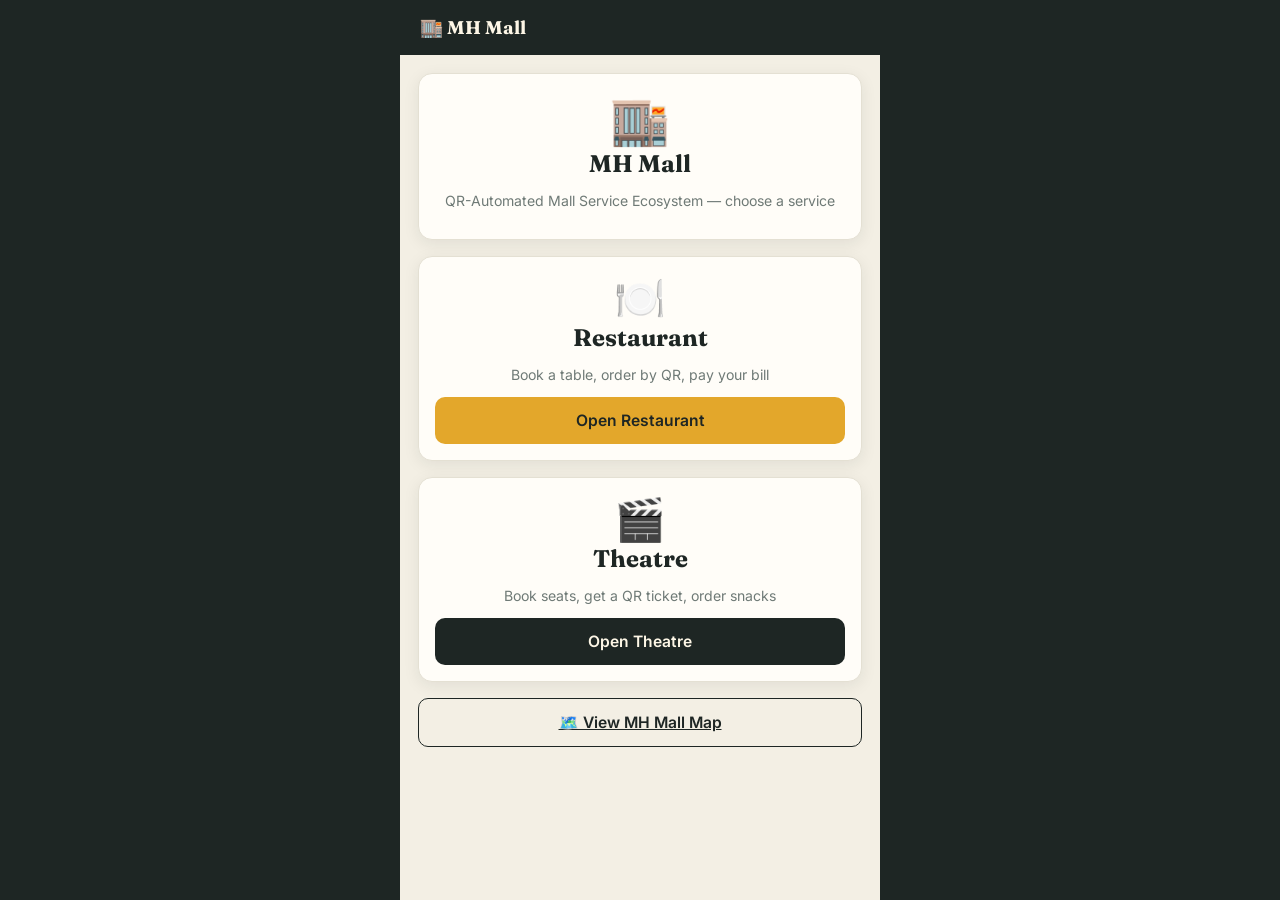
<file: index.html>
<!DOCTYPE html><html lang="en"><head><meta charset="UTF-8"><meta name="viewport" content="width=device-width,initial-scale=1">
<title>MH Mall — QR-Automated Mall Service Ecosystem</title><link rel="stylesheet" href="style.css">
<style>.opt{display:block;text-decoration:none;color:var(--ink)}.opt .big-emoji{font-size:2.6rem}</style>
<script>if(/[?&]table=/.test(location.search))location.replace("restaurant.html"+location.search);</script></head>
<body><div class="app-shell"><div class="topbar"><div class="brand">🏬 MH Mall</div><div class="spacer"></div></div>
<section class="screen active"><div class="card center-text"><div class="big-emoji">🏬</div><h1>MH Mall</h1><p class="muted">QR-Automated Mall Service Ecosystem — choose a service</p></div>
<a class="card center-text opt" href="restaurant.html"><div class="big-emoji">🍽️</div><h2>Restaurant</h2><p class="muted">Book a table, order by QR, pay your bill</p><span class="btn btn-primary">Open Restaurant</span></a>
<a class="card center-text opt" href="theatre.html"><div class="big-emoji">🎬</div><h2>Theatre</h2><p class="muted">Book seats, get a QR ticket, order snacks</p><span class="btn btn-secondary">Open Theatre</span></a>
<a class="btn btn-outline" href="mall.html">🗺️ View MH Mall Map</a></section></div></body></html>
</file>
<file: style.css>
/* ============================================================
   SmartBite — shared styles
   Palette: slate kitchen-board dark (#1E2624) + marigold accent
   (#E3A72B) + chili (#C1442E) + herb green (#3E7A52), warm paper
   cards (#FFFDF8). Display face: Fraunces (headings). Body/UI:
   Inter. Data/mono: JetBrains Mono (IDs, timers, prices).
   ============================================================ */

@import url("https://fonts.googleapis.com/css2?family=Fraunces:opsz,wght@9..144,500;9..144,700&family=Inter:wght@400;500;600;700&family=JetBrains+Mono:wght@500;700&display=swap");

:root {
  --ink: #1e2624;
  --ink-soft: #2b3532;
  --paper: #fffdf8;
  --paper-dim: #f3efe4;
  --marigold: #e3a72b;
  --marigold-dark: #c88f1c;
  --chili: #c1442e;
  --herb: #3e7a52;
  --herb-bg: #e6f2ea;
  --chili-bg: #fbe9e5;
  --marigold-bg: #fdf1dc;
  --muted: #6f7a76;
  --border: #e4e0d3;
  --radius: 14px;
  --shadow: 0 4px 16px rgba(30, 38, 36, 0.08);
}

* { box-sizing: border-box; }
html, body { margin: 0; padding: 0; }

body {
  font-family: "Inter", system-ui, sans-serif;
  background: var(--ink);
  color: var(--ink);
  min-height: 100vh;
}

h1, h2, h3, h4 { font-family: "Fraunces", serif; font-weight: 700; margin: 0 0 4px; color: var(--ink); }
.mono { font-family: "JetBrains Mono", monospace; }
a { color: inherit; }
button { font-family: inherit; cursor: pointer; }

/* ---------- App shell (customer, mobile-first) ---------- */
.app-shell {
  max-width: 480px;
  margin: 0 auto;
  min-height: 100vh;
  background: var(--paper-dim);
  display: flex;
  flex-direction: column;
  position: relative;
}

.topbar {
  background: var(--ink);
  color: #fdf6e6;
  padding: 16px 20px;
  display: flex;
  align-items: center;
  gap: 10px;
  position: sticky;
  top: 0;
  z-index: 20;
}
.topbar .brand { font-family: "Fraunces", serif; font-size: 1.15rem; font-weight: 700; }
.topbar .back-btn {
  background: none; border: none; color: #fdf6e6; font-size: 1.3rem; padding: 0 4px; line-height: 1;
}
.topbar .spacer { flex: 1; }
.demo-badge {
  font-size: 0.65rem; letter-spacing: 0.04em; text-transform: uppercase;
  background: var(--marigold); color: var(--ink); padding: 3px 8px; border-radius: 20px; font-weight: 700;
}
.demo-badge.offline { background: var(--chili); color: #fff; }

.screen { display: none; flex: 1; flex-direction: column; padding: 18px 18px 100px; gap: 16px; }
.screen.active { display: flex; }

.card {
  background: var(--paper);
  border-radius: var(--radius);
  box-shadow: var(--shadow);
  padding: 16px;
  border: 1px solid var(--border);
}

.btn {
  border: none; border-radius: 10px; padding: 14px 18px; font-weight: 600; font-size: 0.98rem;
  display: inline-flex; align-items: center; justify-content: center; gap: 8px; width: 100%;
  transition: transform .08s ease, opacity .15s ease;
}
.btn:active { transform: scale(0.98); }
.btn-primary { background: var(--marigold); color: var(--ink); }
.btn-primary:hover { background: var(--marigold-dark); }
.btn-secondary { background: var(--ink); color: #fdf6e6; }
.btn-outline { background: transparent; border: 1.5px solid var(--ink); color: var(--ink); }
.btn-success { background: var(--herb); color: #fff; }
.btn-danger { background: var(--chili); color: #fff; }
.btn-ghost { background: var(--paper-dim); color: var(--ink); }
.btn:disabled { opacity: 0.45; cursor: not-allowed; }
.btn-sm { padding: 8px 12px; font-size: 0.82rem; width: auto; }

.pill {
  display: inline-block; padding: 4px 11px; border-radius: 20px; font-size: 0.75rem; font-weight: 700;
  letter-spacing: 0.02em;
}
.pill-available, .pill-paid, .pill-low { background: var(--herb-bg); color: var(--herb); }
.pill-reserved, .pill-medium { background: var(--marigold-bg); color: var(--marigold-dark); }
.pill-occupied, .pill-high, .pill-cancelled, .pill-soldout { background: var(--chili-bg); color: var(--chili); }
.pill-cleaning { background: #eee; color: #888; }

.muted { color: var(--muted); font-size: 0.88rem; }
.row { display: flex; align-items: center; justify-content: space-between; gap: 10px; }
.stack { display: flex; flex-direction: column; gap: 10px; }
.grid-2 { display: grid; grid-template-columns: 1fr 1fr; gap: 10px; }
.grid-tables { display: grid; grid-template-columns: repeat(4, minmax(0, 1fr)); gap: 10px; }

.table-chip {
  min-width: 0; padding: 4px; aspect-ratio: 1; border-radius: 12px; display: flex; flex-direction: column; align-items: center;
  justify-content: center; font-weight: 700; border: none; gap: 2px; font-size: 0.85rem;
}
.table-chip .num { font-family: "JetBrains Mono", monospace; font-size: 1rem; }
.table-chip.available { background: var(--herb-bg); color: var(--herb); }
.table-chip.reserved { background: var(--marigold-bg); color: var(--marigold-dark); }
.table-chip.occupied { background: var(--chili-bg); color: var(--chili); }
.table-chip.cleaning { background: #eee; color: #999; }
.table-chip[disabled] { cursor: not-allowed; }
.table-chip.selected { outline: 3px solid var(--ink); outline-offset: 2px; }

input, select {
  width: 100%; padding: 12px 14px; border-radius: 10px; border: 1.5px solid var(--border);
  font-family: inherit; font-size: 0.95rem; background: #fff;
}

.bottom-nav {
  position: sticky; bottom: 0; background: var(--paper); border-top: 1px solid var(--border);
  display: flex; padding: 8px 6px calc(8px + env(safe-area-inset-bottom));
}
.bottom-nav button {
  flex: 1; background: none; border: none; display: flex; flex-direction: column; align-items: center;
  gap: 2px; font-size: 0.7rem; color: var(--muted); padding: 6px;
}
.bottom-nav button.active { color: var(--marigold-dark); font-weight: 700; }
.bottom-nav .icon { font-size: 1.25rem; }

.toast {
  position: fixed; bottom: 90px; left: 50%; transform: translateX(-50%);
  background: var(--ink); color: #fff; padding: 12px 20px; border-radius: 30px; font-size: 0.88rem;
  box-shadow: var(--shadow); z-index: 60; opacity: 0; pointer-events: none; transition: opacity .25s, bottom .25s;
  max-width: 90%; text-align: center;
}
.toast.show { opacity: 1; bottom: 106px; }

.spinner {
  width: 34px; height: 34px; border-radius: 50%; border: 4px solid var(--paper-dim);
  border-top-color: var(--marigold); animation: spin 0.8s linear infinite; margin: 0 auto;
}
@keyframes spin { to { transform: rotate(360deg); } }

.timer-big { font-family: "JetBrains Mono", monospace; font-size: 2.6rem; font-weight: 700; text-align: center; color: var(--chili); }

#map { width: 100%; height: 260px; border-radius: var(--radius); overflow: hidden; box-shadow: var(--shadow); }
.leaflet-popup-content { font-family: "Inter", sans-serif; }

.food-card { display: flex; gap: 12px; align-items: center; }
.food-emoji { font-size: 2.1rem; width: 52px; height: 52px; display: flex; align-items: center; justify-content: center; background: var(--paper-dim); border-radius: 12px; flex-shrink: 0; }
.food-card.soldout { opacity: 0.5; filter: grayscale(0.6); }
.qty-control { display: flex; align-items: center; gap: 8px; }
.qty-control button { width: 30px; height: 30px; border-radius: 8px; border: 1.5px solid var(--border); background: #fff; font-weight: 700; }
.qty-control .qty-val { min-width: 20px; text-align: center; font-weight: 700; }

.step-track { display: flex; justify-content: space-between; margin: 6px 0 2px; }
.step-track .step { flex: 1; text-align: center; font-size: 0.68rem; color: var(--muted); position: relative; }
.step-track .step.done { color: var(--herb); font-weight: 700; }
.step-track .step.active { color: var(--marigold-dark); font-weight: 700; }
.step-track .dot { width: 10px; height: 10px; border-radius: 50%; background: var(--border); margin: 0 auto 4px; }
.step-track .step.done .dot { background: var(--herb); }
.step-track .step.active .dot { background: var(--marigold); }

.receipt { font-family: "JetBrains Mono", monospace; font-size: 0.85rem; }
.receipt hr { border: none; border-top: 1px dashed var(--border); margin: 10px 0; }
.receipt .line { display: flex; justify-content: space-between; margin-bottom: 4px; }

.center-text { text-align: center; }
.big-emoji { font-size: 3rem; }

/* ---------- Admin dashboard (desktop-oriented) ---------- */
.admin-body { background: var(--paper-dim); color: var(--ink); }
.admin-shell { display: flex; min-height: 100vh; }
.admin-sidebar {
  width: 220px; background: var(--ink); color: #fdf6e6; padding: 20px 14px; flex-shrink: 0;
  display: flex; flex-direction: column; gap: 4px; position: sticky; top: 0; height: 100vh;
}
.admin-sidebar .brand { font-family: "Fraunces", serif; font-weight: 700; font-size: 1.2rem; margin-bottom: 18px; }
.admin-sidebar button {
  background: none; border: none; color: #cfd6d1; text-align: left; padding: 10px 12px; border-radius: 8px; font-size: 0.9rem;
}
.admin-sidebar button.active { background: var(--marigold); color: var(--ink); font-weight: 700; }
.admin-main { flex: 1; padding: 26px 32px; max-width: 1200px; }
.admin-panel { display: none; }
.admin-panel.active { display: block; }
.stat-grid { display: grid; grid-template-columns: repeat(auto-fit, minmax(160px, 1fr)); gap: 14px; margin-bottom: 22px; }
.stat-card { background: var(--paper); border-radius: var(--radius); padding: 16px; box-shadow: var(--shadow); border: 1px solid var(--border); }
.stat-card .num { font-family: "JetBrains Mono", monospace; font-size: 1.7rem; font-weight: 700; }
.admin-grid-tables { display: grid; grid-template-columns: repeat(auto-fill, minmax(120px, 1fr)); gap: 12px; }
.admin-table-card { background: var(--paper); border-radius: 12px; padding: 12px; box-shadow: var(--shadow); border: 1px solid var(--border); text-align: center; }
.order-card { background: var(--paper); border-radius: var(--radius); padding: 14px 16px; box-shadow: var(--shadow); border: 1px solid var(--border); margin-bottom: 12px; }
.order-items { font-size: 0.85rem; color: var(--muted); margin: 6px 0; }
.status-btns { display: flex; gap: 6px; flex-wrap: wrap; margin-top: 8px; }
.inv-row { display: grid; grid-template-columns: 1.5fr 0.8fr 1fr 1fr 1fr; gap: 10px; align-items: center; padding: 10px 0; border-bottom: 1px solid var(--border); font-size: 0.9rem; }
.inv-row.head { font-weight: 700; color: var(--muted); font-size: 0.78rem; text-transform: uppercase; }
.section-title { display: flex; align-items: center; justify-content: space-between; margin-bottom: 14px; }

@media (max-width: 720px) {
  .admin-shell { flex-direction: column; }
  .admin-sidebar { width: 100%; height: auto; flex-direction: row; overflow-x: auto; position: static; }
  .admin-sidebar .brand { display: none; }
  .admin-main { padding: 16px; }
  .inv-row { grid-template-columns: 1fr; gap: 4px; }
}

/* ---------- v2 additions: admin gate, forms, QR sheet, print ---------- */
.gate { position: fixed; inset: 0; background: var(--ink); z-index: 100; display: flex; align-items: center; justify-content: center; padding: 20px; }
.form-grid { display: grid; grid-template-columns: repeat(auto-fit, minmax(150px, 1fr)); gap: 10px; margin-top: 10px; }
.menu-row { display: grid; grid-template-columns: 0.5fr 1.6fr 0.7fr 1fr 0.7fr 1fr 0.7fr auto; gap: 8px; align-items: center; padding: 8px 0; border-bottom: 1px solid var(--border); }
.menu-row input, .menu-row select { padding: 8px; font-size: 0.85rem; }
.qr-grid { display: grid; grid-template-columns: repeat(auto-fill, minmax(150px, 1fr)); gap: 14px; }
.qr-cell { background: #fff; border: 1px solid var(--border); border-radius: 10px; padding: 10px; text-align: center; font-weight: 700; }
.qr-cell > div { display: flex; justify-content: center; margin-bottom: 6px; }
.kv-row { display: flex; justify-content: space-between; padding: 6px 0; border-bottom: 1px dashed var(--border); font-size: 0.9rem; }
@media (max-width: 900px) { .menu-row { grid-template-columns: 1fr 1fr; } }
@media print {
  body * { visibility: hidden; }
  #qrSection, #qrSection * { visibility: visible; }
  #qrSection { position: absolute; left: 0; top: 0; width: 100%; }
  #qrSection .btn { display: none; }
  /* receipt printing (Download / Print Receipt button) */
  body.print-receipt .topbar, body.print-receipt .bottom-nav, body.print-receipt .toast { display: none !important; }
  body.print-receipt #receiptCard, body.print-receipt #receiptCard * { visibility: visible; }
  body.print-receipt #receiptCard { position: absolute; left: 0; top: 0; width: 100%; box-shadow: none; border: none; font-size: 14px; }
}
</file>
